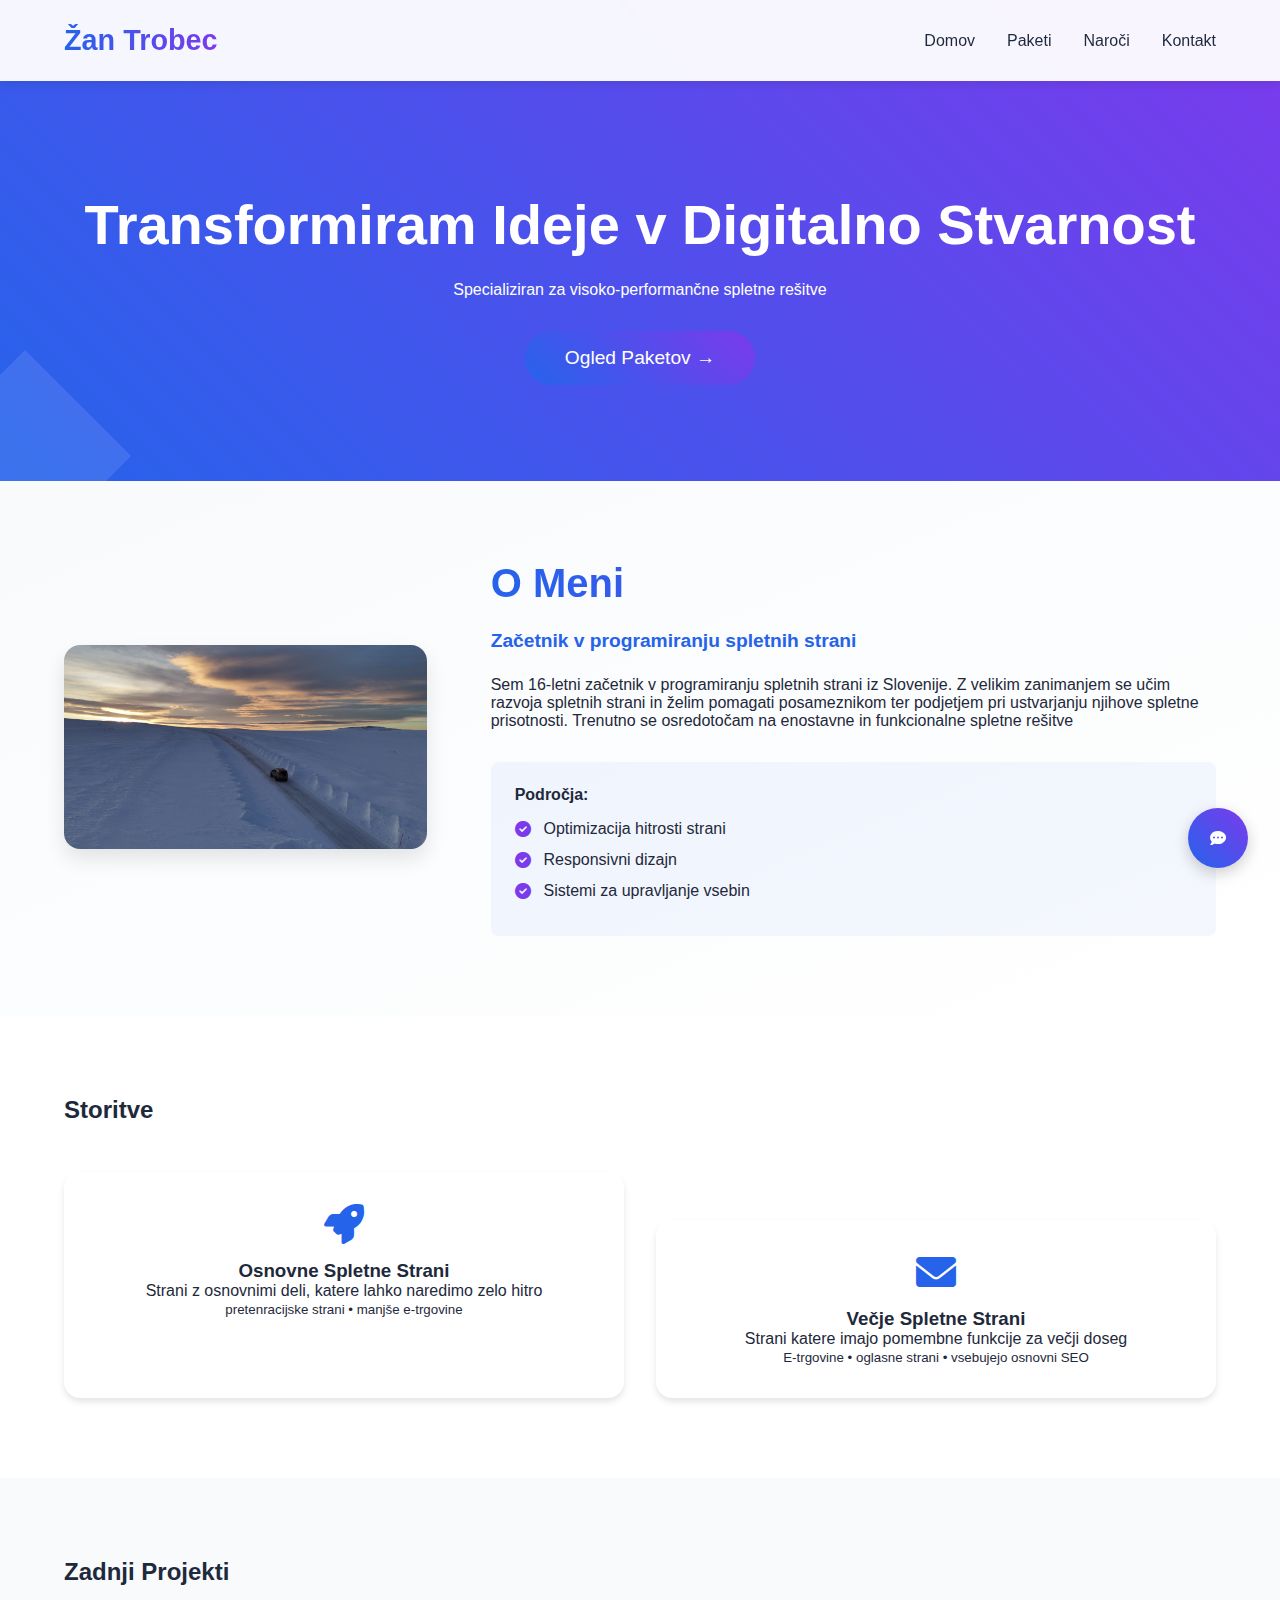
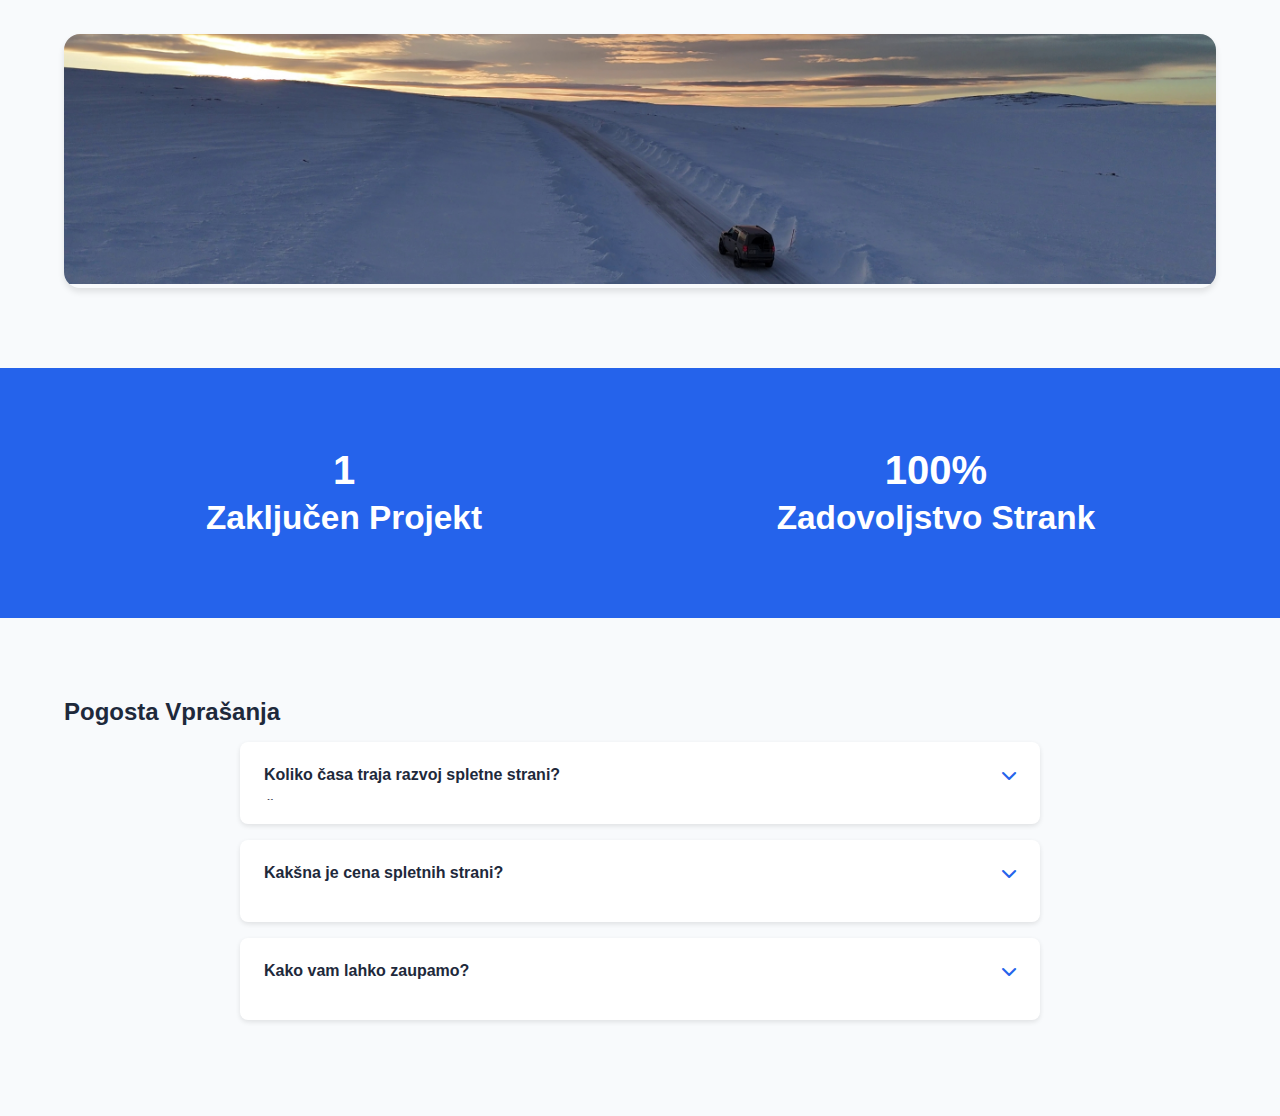
<file: SS/index.html>
<!DOCTYPE html>
<html lang="sl">
<head>
    <meta charset="UTF-8">
    <meta name="viewport" content="width=device-width, initial-scale=1.0">
    <title>Žan Trobec | Digitalne Rešitve</title>
    <link rel="stylesheet" href="https://cdnjs.cloudflare.com/ajax/libs/font-awesome/6.0.0/css/all.min.css">
    <style>
        /* VSA STILSKA PRAVILA IZ VAŠEGA ORIGINALNEGA PRIMERA */
        :root {
            --primary: #2563eb;
            --secondary: #7c3aed;
            --dark: #1e293b;
            --light: #f8fafc;
        }

        * {
            margin: 0;
            padding: 0;
            box-sizing: border-box;
            font-family: 'Segoe UI', sans-serif;
        }

        body {
            background: linear-gradient(45deg, var(--light), #fff);
            color: var(--dark);
        }

        nav {
            display: flex;
            justify-content: space-between;
            align-items: center;
            padding: 1.5rem 5%;
            background: rgba(255, 255, 255, 0.95);
            backdrop-filter: blur(10px);
            position: fixed;
            width: 100%;
            top: 0;
            z-index: 1000;
            box-shadow: 0 2px 10px rgba(0,0,0,0.1);
        }

        .logo {
            font-size: 1.8rem;
            font-weight: 700;
            background: linear-gradient(to right, var(--primary), var(--secondary));
            -webkit-background-clip: text;
            -webkit-text-fill-color: transparent;
        }

        .nav-links {
            display: flex;
            gap: 2rem;
            list-style: none;
        }

        .nav-links a {
            text-decoration: none;
            color: var(--dark);
            font-weight: 500;
            transition: 0.3s;
        }

        .nav-links a:hover {
            color: var(--primary);
        }

        .hero {
            text-align: center;
            padding: 12rem 5% 6rem;
            background: linear-gradient(45deg, var(--primary), var(--secondary));
            color: white;
        }

        .hero h1 {
            font-size: 3.5rem;
            margin-bottom: 1.5rem;
        }

        .services {
            padding: 5rem 5%;
        }

        .service-grid {
            display: grid;
            grid-template-columns: repeat(auto-fit, minmax(250px, 1fr));
            gap: 2rem;
            margin-top: 3rem;
        }

        .service-card {
            background: white;
            padding: 2rem;
            border-radius: 1rem;
            box-shadow: 0 4px 6px rgba(0,0,0,0.1);
            text-align: center;
            transition: transform 0.3s;
        }

        .service-card:hover {
            transform: translateY(-5px);
        }

        .service-card i {
            font-size: 2.5rem;
            color: var(--primary);
            margin-bottom: 1rem;
        }

        .contact {
            padding: 5rem 5%;
            background: var(--light);
        }

        .contact-form {
            max-width: 800px;
            margin: 0 auto;
            background: white;
            padding: 3rem;
            border-radius: 1rem;
            box-shadow: 0 4px 6px rgba(0,0,0,0.1);
        }

        .form-group {
            margin-bottom: 1.5rem;
        }

        input, textarea, select {
            width: 100%;
            padding: 1rem;
            border: 1px solid #ddd;
            border-radius: 0.5rem;
            font-size: 1rem;
        }

        button {
            background: linear-gradient(to right, var(--primary), var(--secondary));
            color: white;
            padding: 1rem 2rem;
            border: none;
            border-radius: 0.5rem;
            cursor: pointer;
            font-weight: 600;
            transition: opacity 1s;
        }

        button:hover {
            opacity: 0.9;
        }

        @media (max-width: 768px) {
            .nav-links {
                display: none;
            }
            .hero h1 {
                font-size: 2.5rem;
            }
        }.hero {
            position: relative;
            overflow: hidden;
        }

        .hero::after {
            content: '';
            position: absolute;
            bottom: -50px;
            left: -50px;
            width: 150px;
            height: 150px;
            background: rgba(255,255,255,0.1);
            transform: rotate(45deg);
            animation: float 6s infinite;
        }

        @keyframes float {
            0%, 100% { transform: translateY(0) rotate(45deg); }
            50% { transform: translateY(-20px) rotate(45deg); }
        }

        .cta-button {
            display: inline-block;
            margin-top: 2rem;
            padding: 1rem 2.5rem;
            font-size: 1.2rem;
            border-radius: 50px;
            background: linear-gradient(45deg, var(--primary), var(--secondary));
            color: white;
            text-decoration: none;
            transition: transform 0.3s;
        }

        .cta-button:hover {
            transform: translateY(-3px);
        }

        .projects {
            padding: 5rem 5%;
            background: var(--light);
        }

        .project-grid {
            display: grid;
            grid-template-columns: repeat(auto-fit, minmax(300px, 1fr));
            gap: 2rem;
            margin-top: 3rem;
        }

        .project-card {
            position: relative;
            border-radius: 1rem;
            overflow: hidden;
            box-shadow: 0 4px 6px rgba(0,0,0,0.1);
            transition: transform 0.3s;
        }

        .project-card img {
            width: 100%;
            height: 250px;
            object-fit: cover;
        }

        .project-overlay {
            position: absolute;
            bottom: 0;
            left: 0;
            right: 0;
            background: linear-gradient(transparent, rgba(0,0,0,0.8));
            color: white;
            padding: 2rem 1.5rem;
            transform: translateY(100%);
            transition: transform 0.3s;
        }

        .project-card:hover .project-overlay {
            transform: translateY(0);
        }

        .stats {
            display: grid;
            grid-template-columns: repeat(auto-fit, minmax(200px, 1fr));
            gap: 2rem;
            padding: 5rem 5%;
            background: var(--primary);
            color: white;
            text-align: center;
        }

        .stat-item {
            font-size: 2.5rem;
            font-weight: 700;
        }
    .faq-section {
            padding: 5rem 5%;
            background: var(--light);
        }

        .faq-container {
            max-width: 800px;
            margin: 0 auto;
        }

        .faq-item {
            background: white;
            margin: 1rem 0;
            padding: 1.5rem;
            border-radius: 0.5rem;
            box-shadow: 0 2px 5px rgba(0,0,0,0.1);
            cursor: pointer;
            transition: all 0.3s;
        }

        .faq-item:hover {
            transform: translateX(10px);
            box-shadow: 0 5px 15px rgba(37, 99, 235, 0.2);
        }

        .faq-question {
            display: flex;
            justify-content: space-between;
            align-items: center;
            font-weight: 600;
        }

        .faq-icon {
            color: var(--primary);
            transition: transform 0.3s;
        }

        .faq-answer {
            max-height: 0;
            overflow: hidden;
            transition: max-height 0.3s ease-out;
            padding-top: 1rem;
        }

        /* LIVE CHAT STILI */
        .chat-container {
            position: fixed;
            bottom: 2rem;
            right: 2rem;
            z-index: 1000;
        }

        .chat-button {
            background: linear-gradient(45deg, var(--primary), var(--secondary));
            color: white;
            width: 60px;
            height: 60px;
            border-radius: 50%;
            display: flex;
            align-items: center;
            justify-content: center;
            cursor: pointer;
            box-shadow: 0 5px 15px rgba(0,0,0,0.2);
            transition: all 0.3s;
        }

        .chat-button:hover {
            transform: scale(1.1) rotate(15deg);
        }

        .chat-window {
            position: absolute;
            bottom: 80px;
            right: 0;
            width: 350px;
            background: white;
            border-radius: 1rem;
            box-shadow: 0 10px 20px rgba(0,0,0,0.15);
            display: none;
            overflow: hidden;
        }

        .chat-header {
            background: linear-gradient(45deg, var(--primary), var(--secondary));
            color: white;
            padding: 1.2rem;
            font-weight: 600;
        }

        .chat-messages {
            height: 300px;
            padding: 1rem;
            overflow-y: auto;
            background: #f8f9fa;
        }

        .message {
            margin: 0.5rem 0;
            padding: 0.8rem;
            border-radius: 0.8rem;
            max-width: 80%;
        }

        .user-message {
            background: var(--primary);
            color: white;
            margin-left: auto;
        }

        .bot-message {
            background: white;
            border: 1px solid #e9ecef;
            margin-right: auto;
        }

        .chat-input-container {
            display: flex;
            padding: 1rem;
            background: white;
            border-top: 1px solid #e9ecef;
        }

        .chat-input {
            flex: 1;
            padding: 0.8rem;
            border: 1px solid #e9ecef;
            border-radius: 0.5rem;
            margin-right: 0.5rem;
        }

        @media (max-width: 768px) {
            .chat-window {
                width: 90vw;
                right: 5vw;
            }
        }
        .about {
    padding: 5rem 5%;
    background: linear-gradient(to bottom right, var(--light), #fff);
}

.about-content {
    max-width: 1200px;
    margin: 0 auto;
    display: grid;
    grid-template-columns: 1fr 2fr;
    gap: 4rem;
    align-items: center;
}

.about-image img {
    width: 100%;
    border-radius: 1rem;
    box-shadow: 0 10px 20px rgba(0,0,0,0.1);
    transition: transform 0.3s;
}

.about-image:hover img {
    transform: translateY(-5px);
}

.about-text h2 {
    font-size: 2.5rem;
    margin-bottom: 1.5rem;
    background: linear-gradient(to right, var(--primary), var(--secondary));
    -webkit-background-clip: text;
    -webkit-text-fill-color: transparent;
}

.about-text .highlight {
    font-size: 1.2rem;
    color: var(--primary);
    font-weight: 600;
    margin-bottom: 1.5rem;
}

.expertise {
    margin-top: 2rem;
    padding: 1.5rem;
    background: rgba(37, 99, 235, 0.05);
    border-radius: 0.5rem;
}

.expertise ul {
    list-style: none;
    margin-top: 1rem;
}

.expertise li {
    margin: 0.8rem 0;
    display: flex;
    align-items: center;
    gap: 0.8rem;
}

.expertise i {
    color: var(--secondary);
}

@media (max-width: 768px) {
    .about-content {
        grid-template-columns: 1fr;
        text-align: center;
    }
    
    .expertise ul {
        text-align: left;
    }
    
    .about-image {
        max-width: 300px;
        margin: 0 auto;
    }
}
.email-input-container {
    padding: 1rem;
    background: white;
    border-top: 1px solid #e9ecef;
    display: flex;
    gap: 0.5rem;
}

.email-input-container button {
    padding: 0.5rem 1rem;
    background: var(--secondary);
    border-radius: 0.5rem;
}
:root {
  --bg-light: #ffffff;
  --text-light: #1e293b;
  --bg-dark: #1a1a1a;
  --text-dark: #f8fafc;
}

body {
  background: var(--bg-light);
  color: var(--text-light);
  transition: 0.3s;
}

body.dark-mode {
  background: var(--bg-dark);
  color: var(--text-dark);
}

.toggle-dark {
  position: fixed;
  bottom: 20px;
  right: 20px;
  padding: 10px;
  border-radius: 50%;
  background: var(--primary);
  cursor: pointer;
}
    </style>
</head>
<body>
    <nav>
        <div class="logo">Žan Trobec</div>
        <ul class="nav-links">
            <li><a href="index.html" class="active">Domov</a></li>
            <li><a href="paketi.html">Paketi</a></li>
            <li><a href="narocilo.html">Naroči</a></li>
            <li><a href="kontakt.html">Kontakt</a></li>
        </ul>
    </nav>

    <section class="hero">
        <h1>Transformiram Ideje v Digitalno Stvarnost</h1>
        <p>Specializiran za visoko-performančne spletne rešitve</p>
        <a href="paketi.html" class="cta-button">Ogled Paketov →</a>
    </section>
<section class="about">
    <div class="about-content">
        <div class="about-image">
            <img src="profilna.jpg" alt="Žan Trobec">
        </div>
        <div class="about-text">
            <h2>O Meni</h2>
            <p class="highlight">Začetnik v programiranju spletnih strani</p>
            <p>Sem 16-letni začetnik v programiranju spletnih strani iz Slovenije. Z velikim zanimanjem se učim razvoja spletnih strani in želim pomagati posameznikom ter podjetjem pri ustvarjanju njihove spletne prisotnosti. Trenutno se osredotočam na enostavne in funkcionalne spletne rešitve</p>
            
            <div class="expertise">
                <h4>Področja:</h4>
                <ul>
                    <li><i class="fas fa-check-circle"></i> Optimizacija hitrosti strani</li>
                    <li><i class="fas fa-check-circle"></i> Responsivni dizajn</li>
                    <li><i class="fas fa-check-circle"></i> Sistemi za upravljanje vsebin</li>
                </ul>
            </div>
        </div>
    </div>
</section>
    <section class="services">
        <h2>Storitve</h2>
        <div class="service-grid">
            <div class="service-card">
                <i class="fas fa-rocket"></i>
                <h3>Osnovne Spletne Strani</h3>
                <p>Strani z osnovnimi deli, katere lahko naredimo zelo hitro</p>
                <div class="tech-stack">
                    <small>pretenracijske strani • manjše e-trgovine</small>
                </div>
            </div>
            <div class="service-grid">
            <div class="service-card">
                <i class="fas fa-envelope"></i>
                <h3>Večje Spletne Strani</h3>
                <p>Strani katere imajo pomembne funkcije za večji doseg</p>
                <div class="tech-stack">
                    <small>E-trgovine • oglasne strani • vsebujejo osnovni SEO</small>
                </div>
            </div>
            <!-- Dodaj več storitev -->
        </div>
    </section>

    <section class="projects">
        <h2>Zadnji Projekti</h2>
        <div class="project-grid">
            <div class="project-card">
                <img src="project1.jpg" alt="Predstavitvena stran za Trobec Janez s.p.">
                <div class="project-overlay">
                    <h3>Predstavitvena stran za Trobec Janez s.p.</h3>
                    <p>Intergracija najema orodij in rezerviranja storitev</p>
                </div>
            </div>
            <!-- Dodaj več projektov -->
        </div>
    </section>

    <div class="stats">
        <div class="stat-item">
            <div>1</div>
            <small>Zaključen Projekt</small>
        </div>
        <div class="stat-item">
            <div>100%</div>
            <small>Zadovoljstvo Strank</small>
        </div>
    </div>

    <!-- FAQ SEKCIJA -->
    <section class="faq-section">
        <h2>Pogosta Vprašanja</h2>
        <div class="faq-container">
            <div class="faq-item" onclick="toggleFAQ(1)">
                <div class="faq-question">
                    <span>Koliko časa traja razvoj spletne strani?</span>
                    <i class="fas fa-chevron-down faq-icon"></i>
                </div>
                <div class="faq-answer" id="faq1">
                    Čas razvoja je odvisen od kompleksnosti projekta. 
                    Povprečni časi:
                    <ul>
                        <li>Prezentacijska stran: 1-2 tedna</li>
                        <li>E-trgovina: 3-4 tedne</li>
                        <li>Pripravljenost na MVP: 4-6 tednov</li>
                    </ul>
                </div>
            </div>
            <div class="faq-item" onclick="toggleFAQ(2)">
                <div class="faq-question">
                    <span>Kakšna je cena spletnih strani?</span>
                    <i class="fas fa-chevron-down faq-icon"></i>
                </div>
                <div class="faq-answer" id="faq2">
                    Cena spletne strani je odvisna od velikosti in kompleksnosti
                    Cene razlilnih vrst spletnih strani si lahko pogledate tukaj:
                    <ul>
                        <li><a href="paketi.html" class="cta-button">Ogled Paketov →</a></li>
                    </ul>
                </div>
            </div>
<div class="faq-item" onclick="toggleFAQ(3)">
                <div class="faq-question">
                    <span>Kako vam lahko zaupamo?</span>
                    <i class="fas fa-chevron-down faq-icon"></i>
                </div>
                <div class="faq-answer" id="faq3">
                    Zaupate nam lahko ker smo sodelovali že z večimi potrjenimi podjetji kot so
                    <ul>
                        <li>Janez Trobec s.p.</li>
                        
                    </ul>
                </div>
            </div>
        </div>
        
    </section>

    <!-- LIVE CHAT -->
    <div class="chat-container">
        <div class="chat-button" onclick="toggleChat()">
            <i class="fas fa-comment-dots"></i>
        </div>
        <div class="chat-window" id="chatWindow">
            <div class="chat-header">
                <i class="fas fa-headset"></i>
                Hitra Podpora
            </div>
            <div class="chat-messages" id="chatMessages">
                <div class="message bot-message">
                    Pozdravljeni! Kako vam lahko pomagam? 😊
                </div>
            </div>
            <div class="chat-input-container">
                <input type="text" class="chat-input" placeholder="Vnesite sporočilo..." id="chatInput">
                <button class="send-button" onclick="sendMessage()">
                    <i class="fas fa-paper-plane"></i>
                </button>
            </div>
        </div>
    </div>
    <div class="email-input-container" id="emailContainer" style="display: none;">
    <input type="email" class="chat-input" placeholder="Vnesite vaš email..." id="userEmail">
    <button onclick="submitEmail()">Pošlji</button>
</div>

    <script>
        // FAQ Funkcionalnost
        function toggleFAQ(id) {
            const answer = document.getElementById(`faq${id}`);
            const icon = answer.previousElementSibling.querySelector('.faq-icon');
            
            answer.style.maxHeight = answer.style.maxHeight 
                ? null 
                : `${answer.scrollHeight}px`;
            
            icon.style.transform = answer.style.maxHeight 
                ? 'rotate(180deg)'
                : 'rotate(0deg)';
        }
  function toggleFAQ(id) {
            const answer = document.getElementById(`faq${id}`);
            const icon = answer.previousElementSibling.querySelector('.faq-icon');
            
            answer.style.maxHeight = answer.style.maxHeight 
                ? null 
                : `${answer.scrollHeight}px`;
            
            icon.style.transform = answer.style.maxHeight 
                ? 'rotate(180deg)'
                : 'rotate(0deg)';
        }

       // Live Chat Funkcionalnost
let chatVisible = false;
let isSupportAvailable = true; // Nastavite glede na dejansko stanje
let userEmail = null;

function toggleChat() {
    const chatWindow = document.getElementById('chatWindow');
    chatVisible = !chatVisible;
    chatWindow.style.display = chatVisible ? 'block' : 'none';
    
    // Resetiraj stanje če podpora ni dostopna
    if(!isSupportAvailable && chatVisible) {
        document.getElementById('emailContainer').style.display = 'block';
        document.getElementById('chatInput').style.display = 'none';
        document.querySelector('.chat-input-container').style.display = 'none';
    } else {
        document.getElementById('emailContainer').style.display = 'none';
        document.getElementById('chatInput').style.display = 'block';
        document.querySelector('.chat-input-container').style.display = 'flex';
    }
}

function submitEmail() {
    const emailInput = document.getElementById('userEmail');
    const email = emailInput.value.trim();
    const emailRegex = /^[^\s@]+@[^\s@]+\.[^\s@]+$/;

    if(!emailRegex.test(email)) {
        alert('Prosimo vnesite veljaven email naslov');
        return;
    }

    userEmail = email;
    const messages = document.getElementById('chatMessages');
    messages.innerHTML += `
        <div class="message user-message">
            Moj email: ${email}
        </div>
    `;
    
    // Simulacija potrditve
    setTimeout(() => {
        messages.innerHTML += `
            <div class="message bot-message">
                Hvala! Naš team vas bo kontaktiral na ${email} v roku 24 ur.
            </div>
        `;
        document.getElementById('emailContainer').style.display = 'none';
        toggleChat(); // Samodejno zapri chat po uspešnem vnosu
    }, 1000);
}

function sendMessage() {
    if(!isSupportAvailable) return;
    
    const input = document.getElementById('chatInput');
    const messages = document.getElementById('chatMessages');
    
    if(input.value.trim()) {
        // Uporabnikovo sporočilo
        messages.innerHTML += `
            <div class="message user-message">
                ${input.value}
            </div>
        `;

        // Simulacija odgovora
        setTimeout(() => {
            messages.innerHTML += `
                <div class="message bot-message">
                    ${getRandomResponse()}
                </div>
            `;
            messages.scrollTop = messages.scrollHeight;
        }, 1000);

        input.value = '';
        messages.scrollTop = messages.scrollHeight;
    }
}

function getRandomResponse() {
    const responses = [
        "Zabeležili smo vaše sporočilo in vam bomo odgovorili v najkrajšem možnem času.",
        "Hvala za vaše sporočilo! Naša ekipa je obveščena.",
        "Odzvali se vam bomo v roku 24 ur.",
        "Ali potrebujete dodatno pomoč? 😊"
    ];
    return responses[Math.floor(Math.random() * responses.length)];
}

// Interaktivnost za vnos s tipko Enter
document.getElementById('chatInput').addEventListener('keypress', (e) => {
    if(e.key === 'Enter') sendMessage();
});

</script>
</body>
</html>
</file>
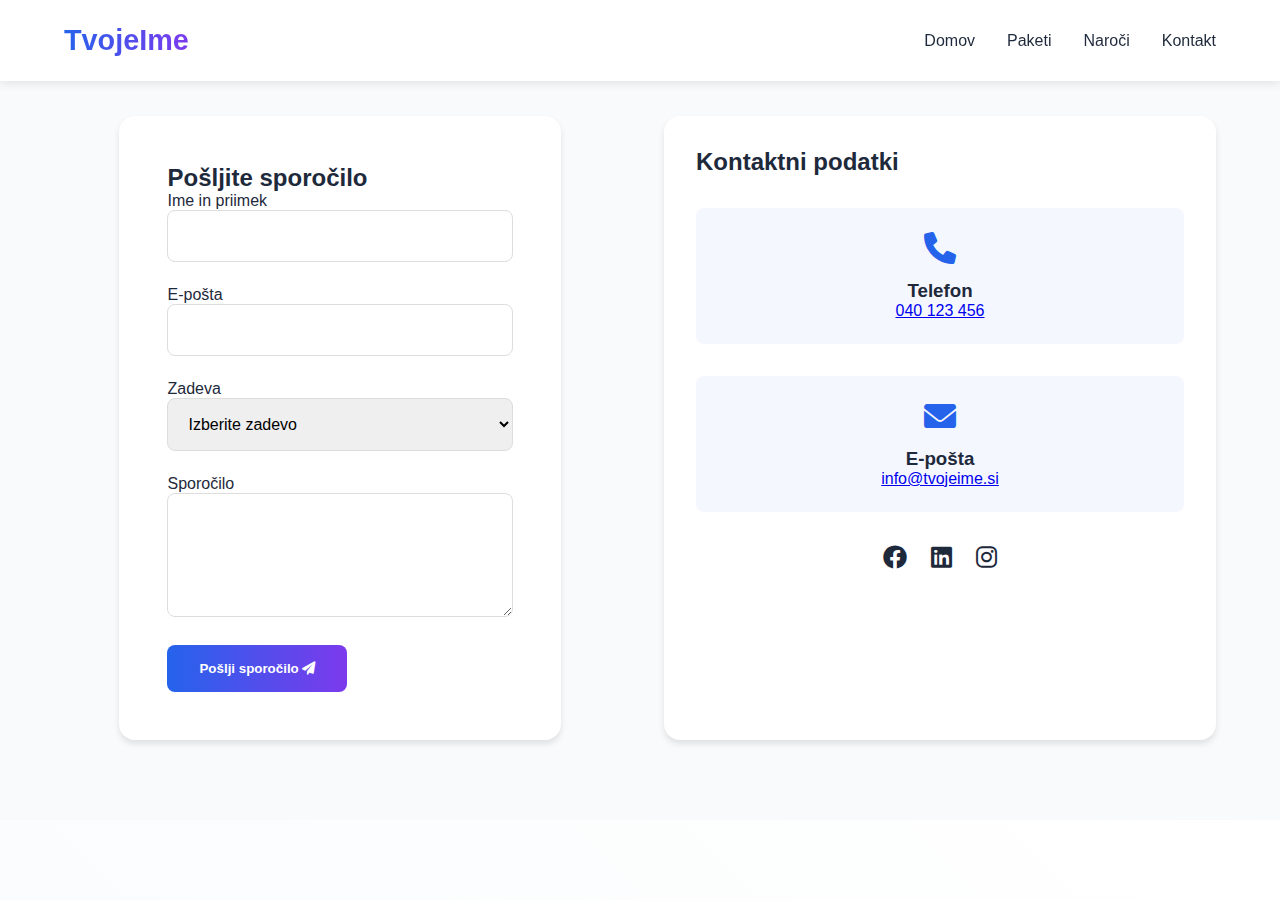
<file: SS/kontakt.html>
<!DOCTYPE html>
<html lang="sl">
<head>
    <meta charset="UTF-8">
    <meta name="viewport" content="width=device-width, initial-scale=1.0">
    <title>TvojeIme | Digitalne Rešitve</title>
    <link rel="stylesheet" href="https://cdnjs.cloudflare.com/ajax/libs/font-awesome/6.0.0/css/all.min.css">
    <style>
        /* VSA STILSKA PRAVILA IZ VAŠEGA ORIGINALNEGA PRIMERA */
        :root {
            --primary: #2563eb;
            --secondary: #7c3aed;
            --dark: #1e293b;
            --light: #f8fafc;
        }

        * {
            margin: 0;
            padding: 0;
            box-sizing: border-box;
            font-family: 'Segoe UI', sans-serif;
        }

        body {
            background: linear-gradient(45deg, var(--light), #fff);
            color: var(--dark);
        }

        nav {
            display: flex;
            justify-content: space-between;
            align-items: center;
            padding: 1.5rem 5%;
            background: rgba(255, 255, 255, 0.95);
            backdrop-filter: blur(10px);
            position: fixed;
            width: 100%;
            top: 0;
            z-index: 1000;
            box-shadow: 0 2px 10px rgba(0,0,0,0.1);
        }

        .logo {
            font-size: 1.8rem;
            font-weight: 700;
            background: linear-gradient(to right, var(--primary), var(--secondary));
            -webkit-background-clip: text;
            -webkit-text-fill-color: transparent;
        }

        .nav-links {
            display: flex;
            gap: 2rem;
            list-style: none;
        }

        .nav-links a {
            text-decoration: none;
            color: var(--dark);
            font-weight: 500;
            transition: 0.3s;
        }

        .nav-links a:hover {
            color: var(--primary);
        }

        .hero {
            text-align: center;
            padding: 12rem 5% 6rem;
            background: linear-gradient(45deg, var(--primary), var(--secondary));
            color: white;
        }

        .hero h1 {
            font-size: 3.5rem;
            margin-bottom: 1.5rem;
        }

        .services {
            padding: 5rem 5%;
        }

        .service-grid {
            display: grid;
            grid-template-columns: repeat(auto-fit, minmax(250px, 1fr));
            gap: 2rem;
            margin-top: 3rem;
        }

        .service-card {
            background: white;
            padding: 2rem;
            border-radius: 1rem;
            box-shadow: 0 4px 6px rgba(0,0,0,0.1);
            text-align: center;
            transition: transform 0.3s;
        }

        .service-card:hover {
            transform: translateY(-5px);
        }

        .service-card i {
            font-size: 2.5rem;
            color: var(--primary);
            margin-bottom: 1rem;
        }

        .contact {
            padding: 5rem 5%;
            background: var(--light);
        }

        .contact-form {
            max-width: 800px;
            margin: 0 auto;
            background: white;
            padding: 3rem;
            border-radius: 1rem;
            box-shadow: 0 4px 6px rgba(0,0,0,0.1);
        }

        .form-group {
            margin-bottom: 1.5rem;
        }

        input, textarea, select {
            width: 100%;
            padding: 1rem;
            border: 1px solid #ddd;
            border-radius: 0.5rem;
            font-size: 1rem;
        }

        button {
            background: linear-gradient(to right, var(--primary), var(--secondary));
            color: white;
            padding: 1rem 2rem;
            border: none;
            border-radius: 0.5rem;
            cursor: pointer;
            font-weight: 600;
            transition: opacity 0.3s;
        }

        button:hover {
            opacity: 0.9;
        }

        @media (max-width: 768px) {
            .nav-links {
                display: none;
            }
            .hero h1 {
                font-size: 2.5rem;
            }
        }
     .contact {
        display: grid;
        grid-template-columns: 1fr 1fr;
        gap: 3rem;
        padding: 5rem 5%;
    }

    .contact-info {
        background: white;
        padding: 2rem;
        border-radius: 1rem;
        box-shadow: 0 4px 6px rgba(0,0,0,0.1);
    }

    .info-card {
        text-align: center;
        margin: 2rem 0;
        padding: 1.5rem;
        background: rgba(37, 99, 235, 0.05);
        border-radius: 0.5rem;
    }

    .info-card i {
        font-size: 2rem;
        color: var(--primary);
        margin-bottom: 1rem;
    }

    .social-links {
        display: flex;
        justify-content: center;
        gap: 1.5rem;
        margin-top: 2rem;
    }

    .social-links a {
        font-size: 1.5rem;
        color: var(--dark);
        transition: color 0.3s;
    }

    .social-links a:hover {
        color: var(--primary);
    }

    .map-container {
        grid-column: 1 / -1;
        margin-top: 3rem;
        border-radius: 1rem;
        overflow: hidden;
        box-shadow: 0 4px 6px rgba(0,0,0,0.1);
    }

    @media (max-width: 768px) {
        .contact {
            grid-template-columns: 1fr;
        }
        
        .map-container iframe {
            height: 300px;
        }
    }
    
</style>
</head>
<body>
    <nav>
        <div class="logo">TvojeIme</div>
        <ul class="nav-links">
            <li><a href="index.html" class="active">Domov</a></li>
            <li><a href="paketi.html">Paketi</a></li>
            <li><a href="narocilo.html">Naroči</a></li>
            <li><a href="kontakt.html">Kontakt</a></li>
        </ul>
    </nav>
<br>
<br>
    <section class="contact">
    <div class="contact-form">
        <h2>Pošljite sporočilo</h2>
        <form id="contactForm">
            <div class="form-group">
                <label for="name">Ime in priimek</label>
                <input type="text" id="name" name="name" required>
            </div>
            
            <div class="form-group">
                <label for="email">E-pošta</label>
                <input type="email" id="email" name="email" required>
            </div>
            
            <div class="form-group">
                <label for="subject">Zadeva</label>
                <select id="subject" name="subject" required>
                    <option value="">Izberite zadevo</option>
                    <option value="spletna-stran">Spletna stran</option>
                    <option value="e-trgovina">E-trgovina</option>
                    <option value="podpora">Podpora</option>
                </select>
            </div>
            
            <div class="form-group">
                <label for="message">Sporočilo</label>
                <textarea id="message" rows="5" required></textarea>
            </div>
            
            <button type="submit">Pošlji sporočilo <i class="fas fa-paper-plane"></i></button>
        </form>
    </div>

    <div class="contact-info">
        <h2>Kontaktni podatki</h2>       
        <div class="info-card">
            <i class="fas fa-phone"></i>
            <h3>Telefon</h3>
            <p><a href="tel:+38640123456">040 123 456</a></p>
        </div>
        
        <div class="info-card">
            <i class="fas fa-envelope"></i>
            <h3>E-pošta</h3>
            <p><a href="mailto:info@tvojeime.si">info@tvojeime.si</a></p>
        </div>
        
        <div class="social-links">
            <a href="#"><i class="fab fa-facebook"></i></a>
            <a href="#"><i class="fab fa-linkedin"></i></a>
            <a href="#"><i class="fab fa-instagram"></i></a>
        </div>
    </div>

    <!--<div class="map-container">
        <iframe 
            src="https://www.google.com/maps/embed?pb=!1m18!1m12!1m3!1d2768.558030724205!2d14.505465415593004!3d46.05620897911235!2m3!1f0!2f0!3f0!3m2!1i1024!2i768!4f13.1!3m3!1m2!1s0x476532a6f8d8d3fd%3A0x9f8a5c99b378e4a5!2sLjubljana%20Castle!5e0!3m2!1sen!2ssi!4v1624476008479!5m2!1sen!2ssi" 
            width="3000" 
            height="1000" 
            style="border:0;" 
            allowfullscreen="" 
            loading="lazy">
        </iframe>
    </div>
</section>

    <section class="contact">
        <div class="contact-form">
             Kontaktni obrazec -->
        </div>
    </section>
<script>
    document.getElementById('contactForm').addEventListener('submit', function(e) {
        e.preventDefault();
        
        // Simulacija pošiljanja
        alert('Hvala za vaše sporočilo! Odgovorili vam bomo v 24 urah.');
        this.reset();
    });
</script>
</body>
</html>
</file>
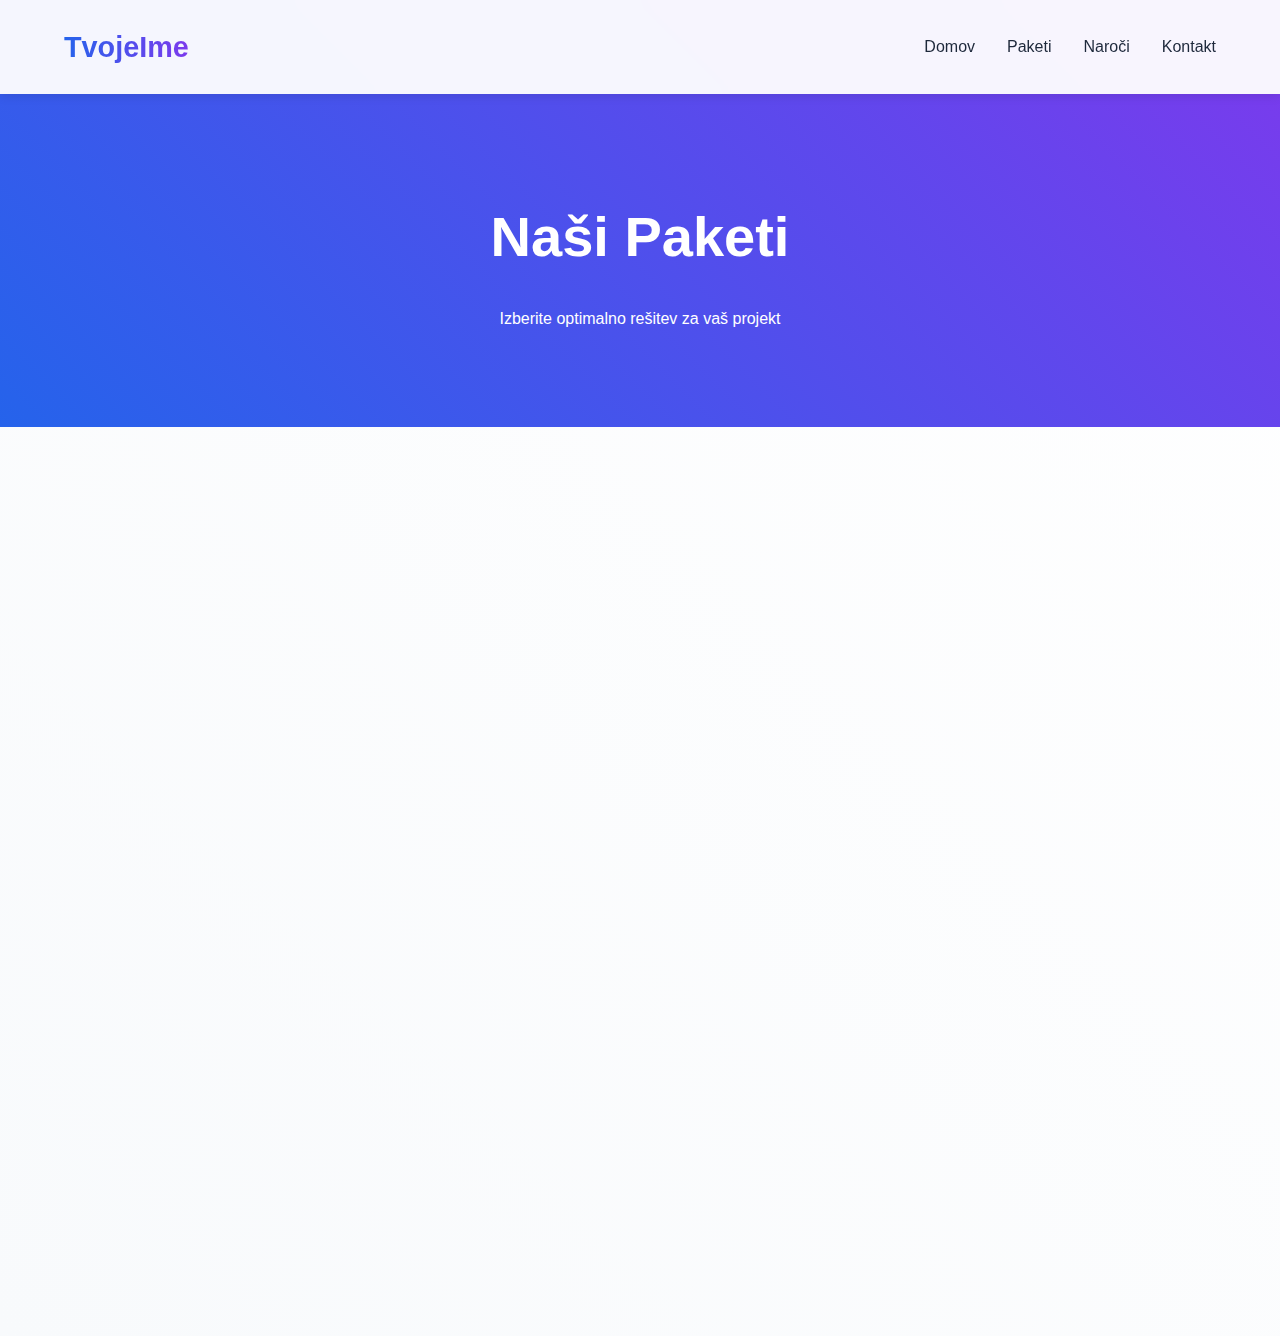
<file: SS/paketi.html>
<!DOCTYPE html>
<html lang="sl">
<head>
    <meta charset="UTF-8">
    <meta name="viewport" content="width=device-width, initial-scale=1.0">
    <title>TvojeIme | Paketi</title>
    <link rel="stylesheet" href="https://cdnjs.cloudflare.com/ajax/libs/font-awesome/6.0.0/css/all.min.css">
    <style>
        :root {
            --primary: #2563eb;
            --secondary: #7c3aed;
            --accent: #f59e0b;
            --dark: #1e293b;
            --light: #f8fafc;
        }

        /* === NOVE ANIMACIJE === */
       @keyframes fadeInUp {
    from { 
        opacity: 0.5; /* Popravek: decimalna pika namesto vejice */
        transform: translateY(20px); 
    }
    to { 
        opacity: 1;
        transform: translateY(0); 
    }
}

.service-card {
    animation: fadeInUp 1s ease-out forwards;
    opacity: 0; /* Začetna vrednost mora biti število (ne niz '0,5') */
}

        @keyframes hoverFloat {
            0% { transform: translateY(0); }
            50% { transform: translateY(-5px); }
            100% { transform: translateY(0); }
        }

        /* === ANIMIRANE KOMPONENTE === */
        .hero h1 {
            animation: fadeInUp 0.8s ease-out 0.2s backwards;
        }

        .hero p {
            animation: fadeInUp 0.8s ease-out 0.4s backwards;
        }

        /* SPREMENI */
.service-card {
    transition: all 0.3s ease;
    transform: translateY(0); /* Dodaj začetno stanje */
}

.service-card:hover {
    transform: translateY(-10px) scale(1.02); /* Kombiniraj v eno transformacijo */
    z-index: 2; /* Premakni na vrh med hoverjem */
}

        .btn {
            transition: all 0.3s;
            position: relative;
            overflow: hidden;
        }

        .btn::after {
            content: '';
            position: absolute;
            top: -50%;
            left: -50%;
            width: 200%;
            height: 200%;
            background: linear-gradient(45deg, 
                transparent, 
                rgba(255,255,255,0.3), 
                transparent
            );
            transform: rotate(45deg);
            animation: btnShine 3s infinite;
        }

        @keyframes btnShine {
            0% { transform: translateX(-100%) rotate(45deg); }
            100% { transform: translateX(100%) rotate(45deg); }
        }

        /* === POPRAVLJENA STRUKTURA === */
        body {
            background: linear-gradient(45deg, var(--light), #fff);
            color: var(--dark);
            line-height: 1.6;
        }

        .package-grid {
    perspective: 1000px; /* Dodaj globino */
}

.service-card {
    transform-style: preserve-3d;
    transition: all 0.3s cubic-bezier(0.25, 0.46, 0.45, 0.94);
}

        .service-card {
            flex: 1;
            min-width: 300px;
            max-width: 400px;
            margin: 1rem;
            position: relative;
            transition: transform 0.3s ease;
            z-index: 1;
        }

       /* SPREMENI */
.service-card.premium {
    transform: scale(1.03); /* Manjše povečanje */
    margin: 0 -0.5rem; /* Manjši prekriv */
    z-index: 2;
    transition: all 0.3s cubic-bezier(0.25, 0.46, 0.45, 0.94);
}

.service-card.premium:hover {
    transform: translateY(-10px) scale(1.04); /* Manjši hover efekt */
    margin: 0 -0.7rem;
}

@media (max-width: 1200px) {
    .service-card.premium {
        transform: scale(1) !important;
        margin: 1rem 0 !important;
    }
}
        .popular-badge {
            position: absolute;
            top: -15px;
            left: 50%;
            transform: translateX(-50%);
            background: var(--secondary);
            color: white;
            padding: 0.5rem 1.5rem;
            border-radius: 25px;
            font-size: 0.9rem;
            font-weight: 600;
            z-index: 1;
            animation: pulse 2s infinite;
            white-space: nowrap;
        }

        .price {
            font-size: 2.5rem;
            font-weight: 700;
            margin: 1.5rem 0;
            color: var(--dark);
        }

        .features {
            list-style: none;
            margin: 2rem 0;
            padding: 0;
        }

        .features li {
            margin-bottom: 1rem;
            display: flex;
            align-items: center;
            gap: 0.8rem;
            font-size: 0.95rem;
        }

        .btn {
            display: block;
            width: 100%;
            padding: 1rem;
            background: linear-gradient(to right, var(--primary), var(--secondary));
            color: white;
            border: none;
            border-radius: 50px;
            font-weight: 600;
            text-align: center;
            text-decoration: none;
            transition: all 0.3s;
        }

        .btn:hover {
            opacity: 0.9;
            transform: translateY(-2px);
        }

        @keyframes pulse {
            0% { transform: translateX(-50%) scale(1); }
            50% { transform: translateX(-50%) scale(1.05); }
            100% { transform: translateX(-50%) scale(1); }
        }
        /* VSA STILSKA PRAVILA IZ VAŠEGA ORIGINALNEGA PRIMERA */
        :root {
            --primary: #2563eb;
            --secondary: #7c3aed;
            --dark: #1e293b;
            --light: #f8fafc;
        }

        * {
            margin: 0;
            padding: 0;
            box-sizing: border-box;
            font-family: 'Segoe UI', sans-serif;
        }

        body {
            background: linear-gradient(45deg, var(--light), #fff);
            color: var(--dark);
        }

        nav {
            display: flex;
            justify-content: space-between;
            align-items: center;
            padding: 1.5rem 5%;
            background: rgba(255, 255, 255, 0.95);
            backdrop-filter: blur(10px);
            position: fixed;
            width: 100%;
            top: 0;
            z-index: 1000;
            box-shadow: 0 2px 10px rgba(0,0,0,0.1);
        }

        .logo {
            font-size: 1.8rem;
            font-weight: 700;
            background: linear-gradient(to right, var(--primary), var(--secondary));
            -webkit-background-clip: text;
            -webkit-text-fill-color: transparent;
        }

        .nav-links {
            display: flex;
            gap: 2rem;
            list-style: none;
        }

        .nav-links a {
            text-decoration: none;
            color: var(--dark);
            font-weight: 500;
            transition: 0.3s;
        }

        .nav-links a:hover {
            color: var(--primary);
        }

        .hero {
            text-align: center;
            padding: 12rem 5% 6rem;
            background: linear-gradient(45deg, var(--primary), var(--secondary));
            color: white;
        }

        .hero h1 {
            font-size: 3.5rem;
            margin-bottom: 1.5rem;
        }

        .services {
            padding: 5rem 5%;
        }

        .service-grid {
            display: grid;
            grid-template-columns: repeat(auto-fit, minmax(250px, 1fr));
            gap: 2rem;
            margin-top: 3rem;
        }

        .service-card {
            background: white;
            padding: 2rem;
            border: 2px solid var(--primary); /* DODANO: Obroba za boljšo vidnost */
            border-radius: 1rem;
            box-shadow: 0 4px 6px rgba(0,0,0,0.1);
            text-align: center;
            transition: transform 0.3s;
        }

        .service-card:hover {
            z-index: 3;
            transform: translateY(-10px) scale(1.02);
        }

        .service-card i {
            font-size: 2.5rem;
            color: var(--primary);
            margin-bottom: 1rem;
        }

        .contact {
            padding: 5rem 5%;
            background: var(--light);
        }

        .contact-form {
            max-width: 800px;
            margin: 0 auto;
            background: white;
            padding: 3rem;
            border-radius: 1rem;
            box-shadow: 0 4px 6px rgba(0,0,0,0.1);
        }

        .form-group {
            margin-bottom: 1.5rem;
        }

        input, textarea, select {
            width: 100%;
            padding: 1rem;
            border: 1px solid #ddd;
            border-radius: 0.5rem;
            font-size: 1rem;
        }

        button {
            background: linear-gradient(to right, var(--primary), var(--secondary));
            color: white;
            padding: 1rem 2rem;
            border: none;
            border-radius: 0.5rem;
            cursor: pointer;
            font-weight: 600;
            transition: opacity 0.3s;
        }

        button:hover {
            opacity: 0.9;
        }

        @media (max-width: 768px) {
            .nav-links {
                display: none;
            }
            .hero h1 {
                font-size: 2.5rem;
            }
        }
        .package-grid {
            display: flex;
            justify-content: center;
            gap: 1rem;
            flex-wrap: wrap;
            padding: 5rem 5%;
        }

        .service-card {
    min-width: 280px; /* Manjša minimalna širina */
    max-width: 350px; /* Manjša maksimalna širina */
    margin: 0.5rem;
}

.service-card.premium {
    min-width: 300px; /* Samo 20px več od osnovnega */
    max-width: 370px;
}

        /* Prilagodi ostale kartice */
        .service-card:not(.premium) {
            order: 1;
        }

        .service-card:last-child:not(.premium) {
            order: 3;
        }
        
    </style>
</head>
<body>
    <nav>
        <div class="logo">TvojeIme</div>
        <ul class="nav-links">
            <li><a href="index.html">Domov</a></li>
            <li><a href="paketi.html" class="active">Paketi</a></li>
            <li><a href="narocilo.html">Naroči</a></li>
            <li><a href="kontakt.html">Kontakt</a></li>
        </ul>
    </nav>

    <section class="hero">
        <h1>Naši Paketi</h1>
        <p>Izberite optimalno rešitev za vaš projekt</p>
    </section>

    <div class="package-grid">
        <!-- Osnovni paket -->
        <div class="service-card" style="order: 1">
            <h3>Osnovni paket</h3>
            <div class="price">300€</div>
            <ul class="features">
                <li><i class="fas fa-check"></i>5 prilagojenih podstrani</li>
                <li><i class="fas fa-check"></i>Responsive dizajn</li>
                <li><i class="fas fa-check"></i>Rok izdelave: 2-3 tedne</li>
                <li><i class="fas"></i>Brez SEO optimizacije</li>
            </ul>
            <a href="narocilo.html" class="btn">Izberi</a>
        </div>

        <!-- Premium paket -->
        <div class="service-card premium" style="order: 2">
            <div class="popular-badge">
                <i class="fas fa-star"></i> Najbolj priljubljeno
            </div>
            <br>
            <h3>Premium paket</h3>
            <div class="price">500€</div>
            <ul class="features">
                <li><i class="fas fa-check"></i>Vse iz osnovnega paketa +</li>
                <li><i class="fas fa-check"></i>Do 15 podstrani</li>
                <li><i class="fas fa-check"></i>Napredni SEO </li>
                <li><i class="fas fa-check"></i>E-trgovina do 50 produktov</li>
                <li><i class="fas fa-check"></i>Blog sekcija</li>
                <li><i class="fas fa-check"></i>Rok izdelave: 4-5 tednov</li>
            </ul>
            <a href="narocilo.html" class="btn">Optimalna izbira</a>
        </div>

        <!-- Advanced paket -->
        <div class="service-card" style="order: 3">
            <h3>Advanced paket</h3>
            <div class="price" style="font-size: 1.8rem;">Cena po dogovoru</div>
            <ul class="features">
                <li><i class="fas fa-check"></i>Vse iz premium paketa +</li>
                <li><i class="fas fa-check"></i>Neomejeno število podstrani</li>
                <li><i class="fas fa-check"></i>Polni SEO audit + strategija</li>
                <li><i class="fas fa-check"></i>E-trgovina s plačilnimi prehodi</li>
                <li><i class="fas fa-check"></i>Redno vzdrževanje</li>
                <li><i class="fas fa-check"></i>Rok izdelave: Po dogovoru</li>
            </ul>
            <a href="kontakt.html" class="btn">Kontaktirajte nas</a>
        </div>
    </div>

    <script>
        document.addEventListener('DOMContentLoaded', () => {
            // Animirani scroll za navigacijske povezave
            document.querySelectorAll('a[href^="#"]').forEach(anchor => {
                anchor.addEventListener('click', function(e) {
                    e.preventDefault();
                    const target = document.querySelector(this.getAttribute('href'));
                    target.scrollIntoView({
                        behavior: 'smooth',
                        block: 'start'
                    });
                });
            });

            // Interaktivne kartice - zakomentirano, da preprečimo izginjanje
        /*
            document.querySelectorAll('.service-card').forEach(card => {
                card.addEventListener('mouseenter', () => {
                    card.style.transform = 'scale(1.03) rotate(1deg)';
                });
                
                card.addEventListener('mouseleave', () => {
                    card.style.transform = 'scale(1) rotate(0deg)';
                });
            });
            */
        });
    </script>
</body>
</html>
</file>
